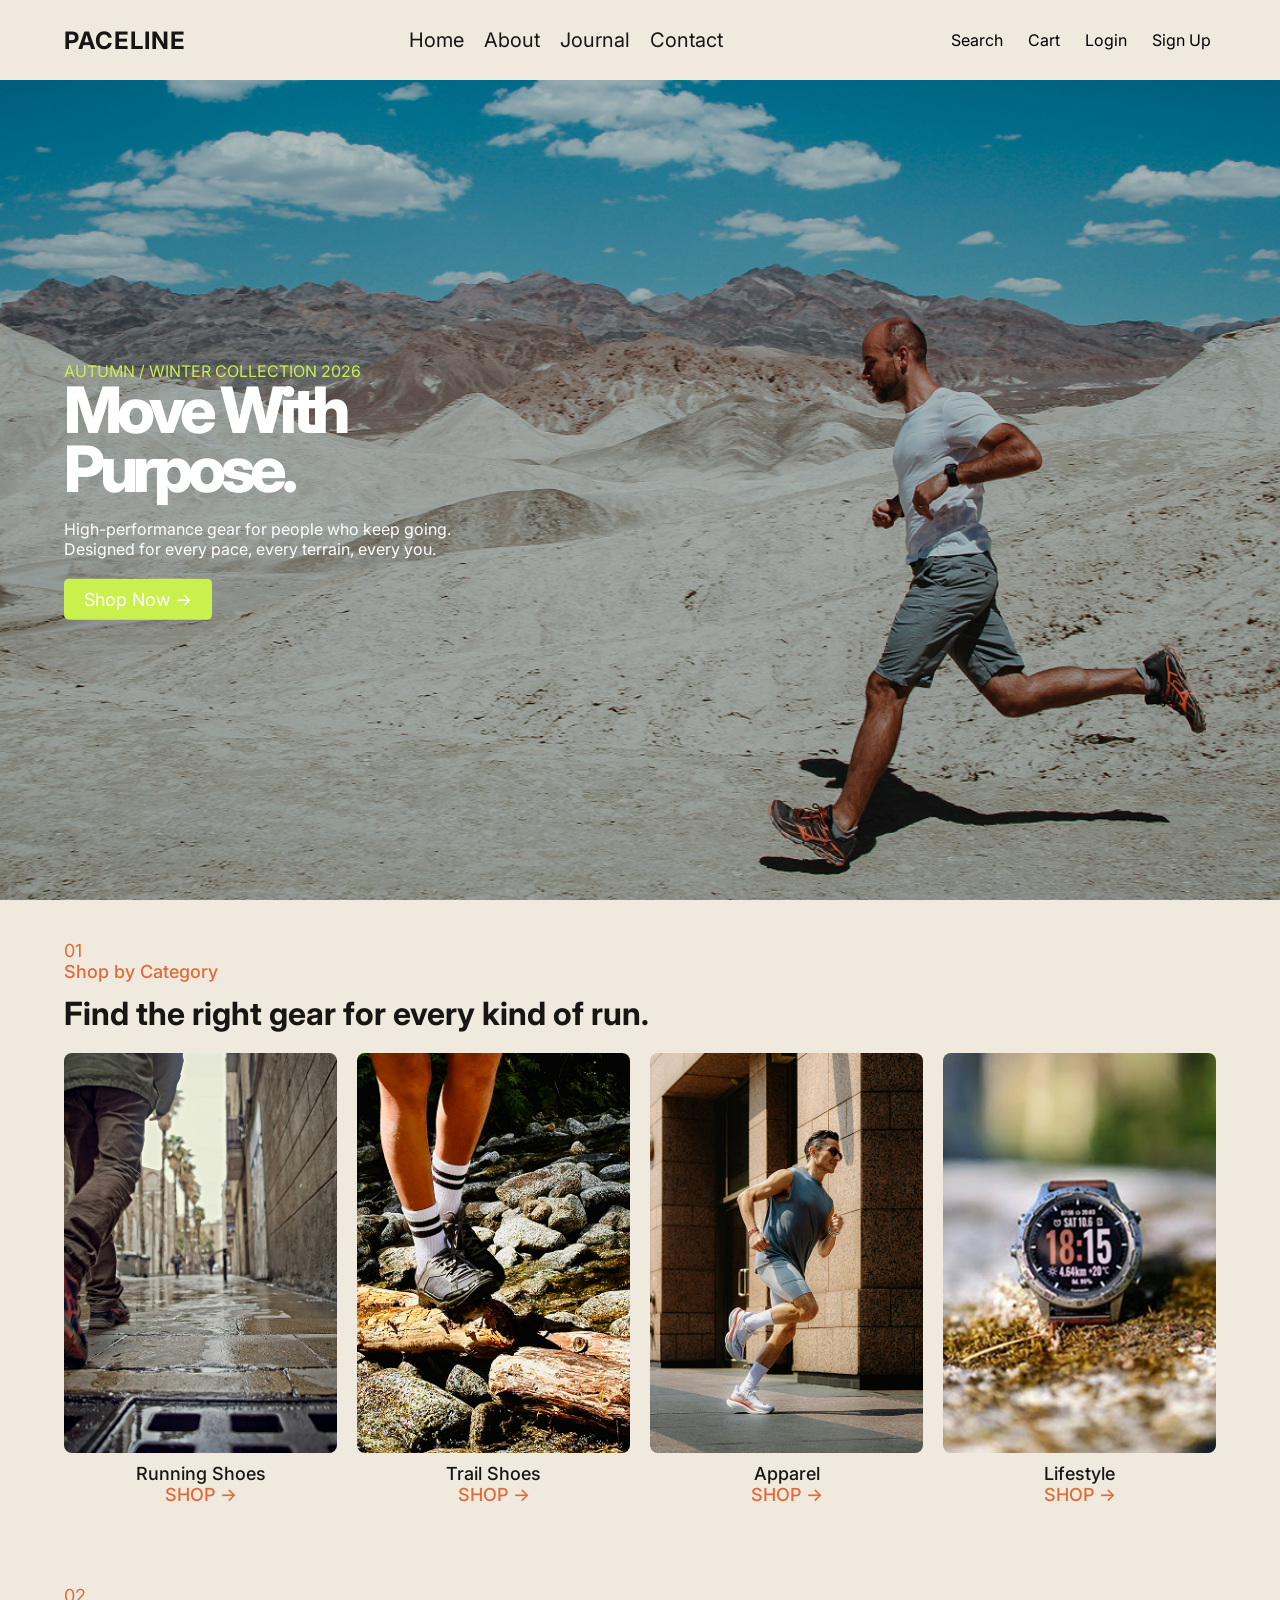
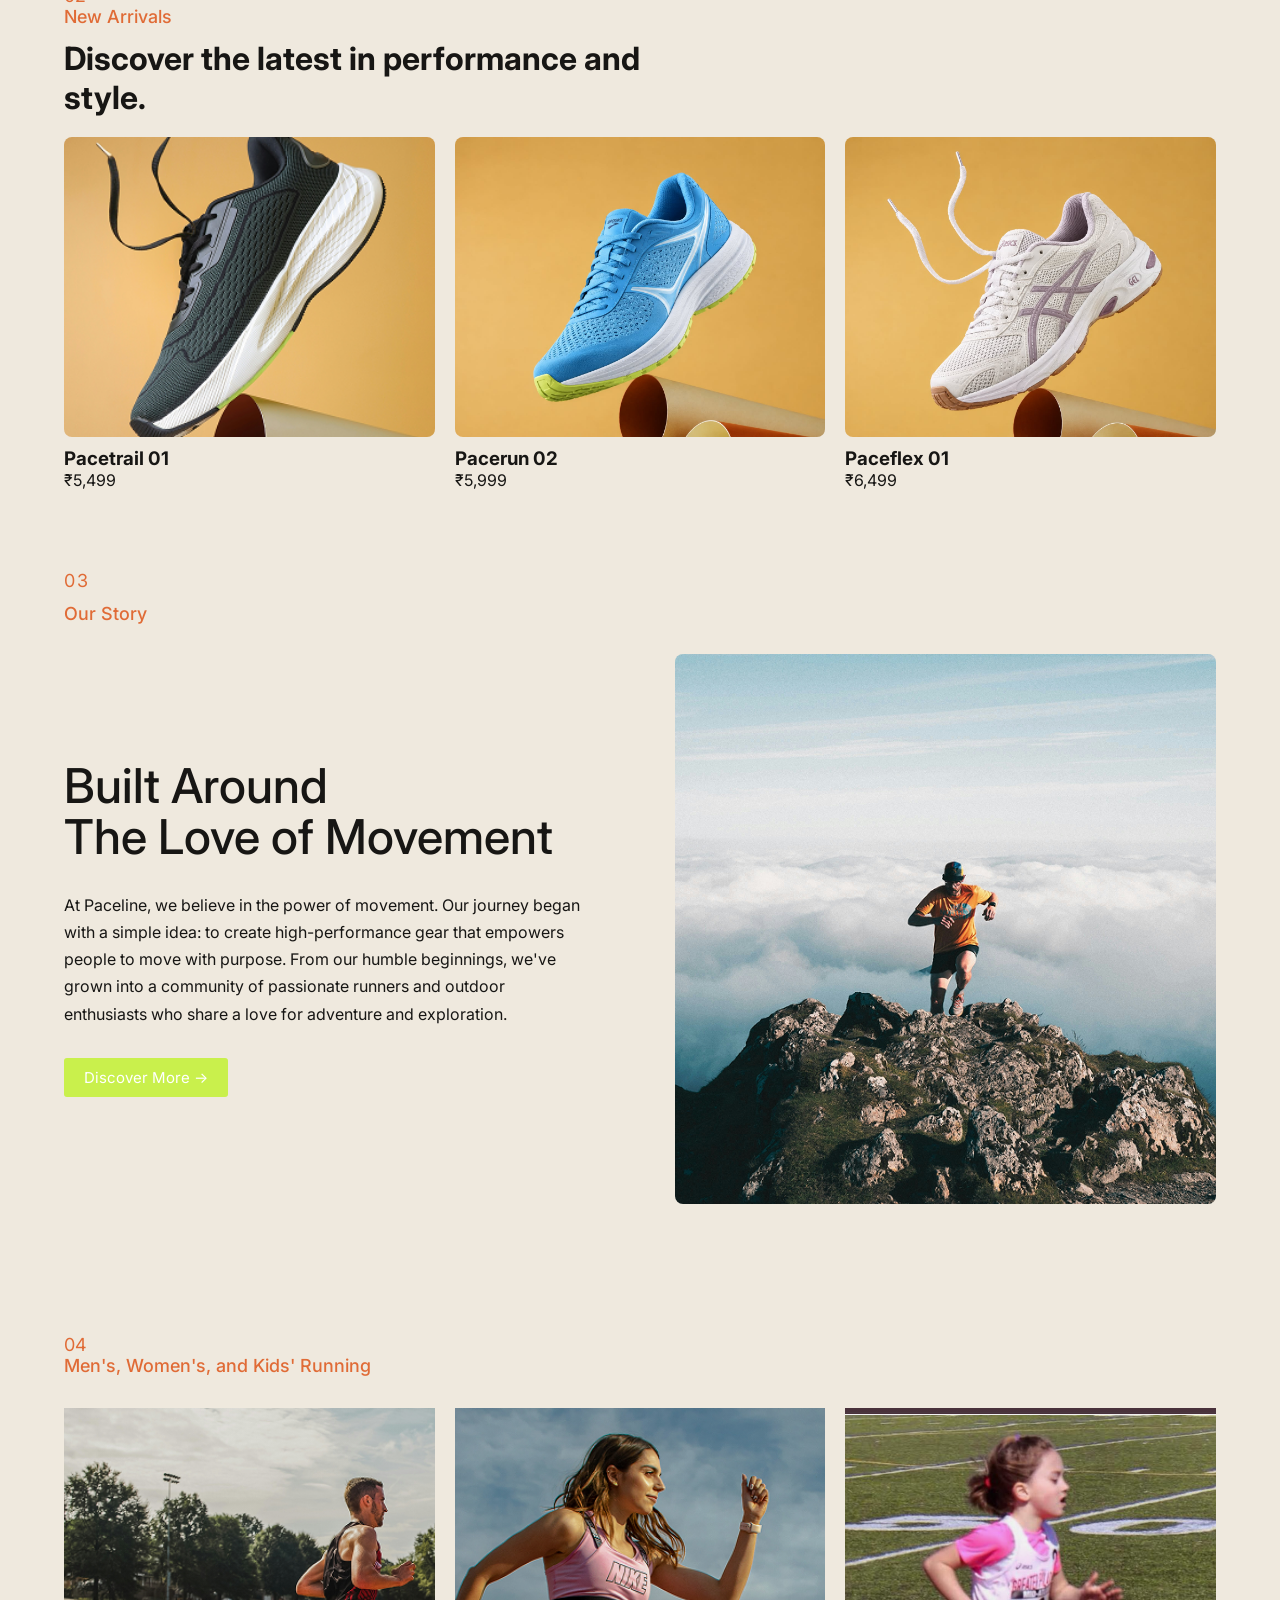
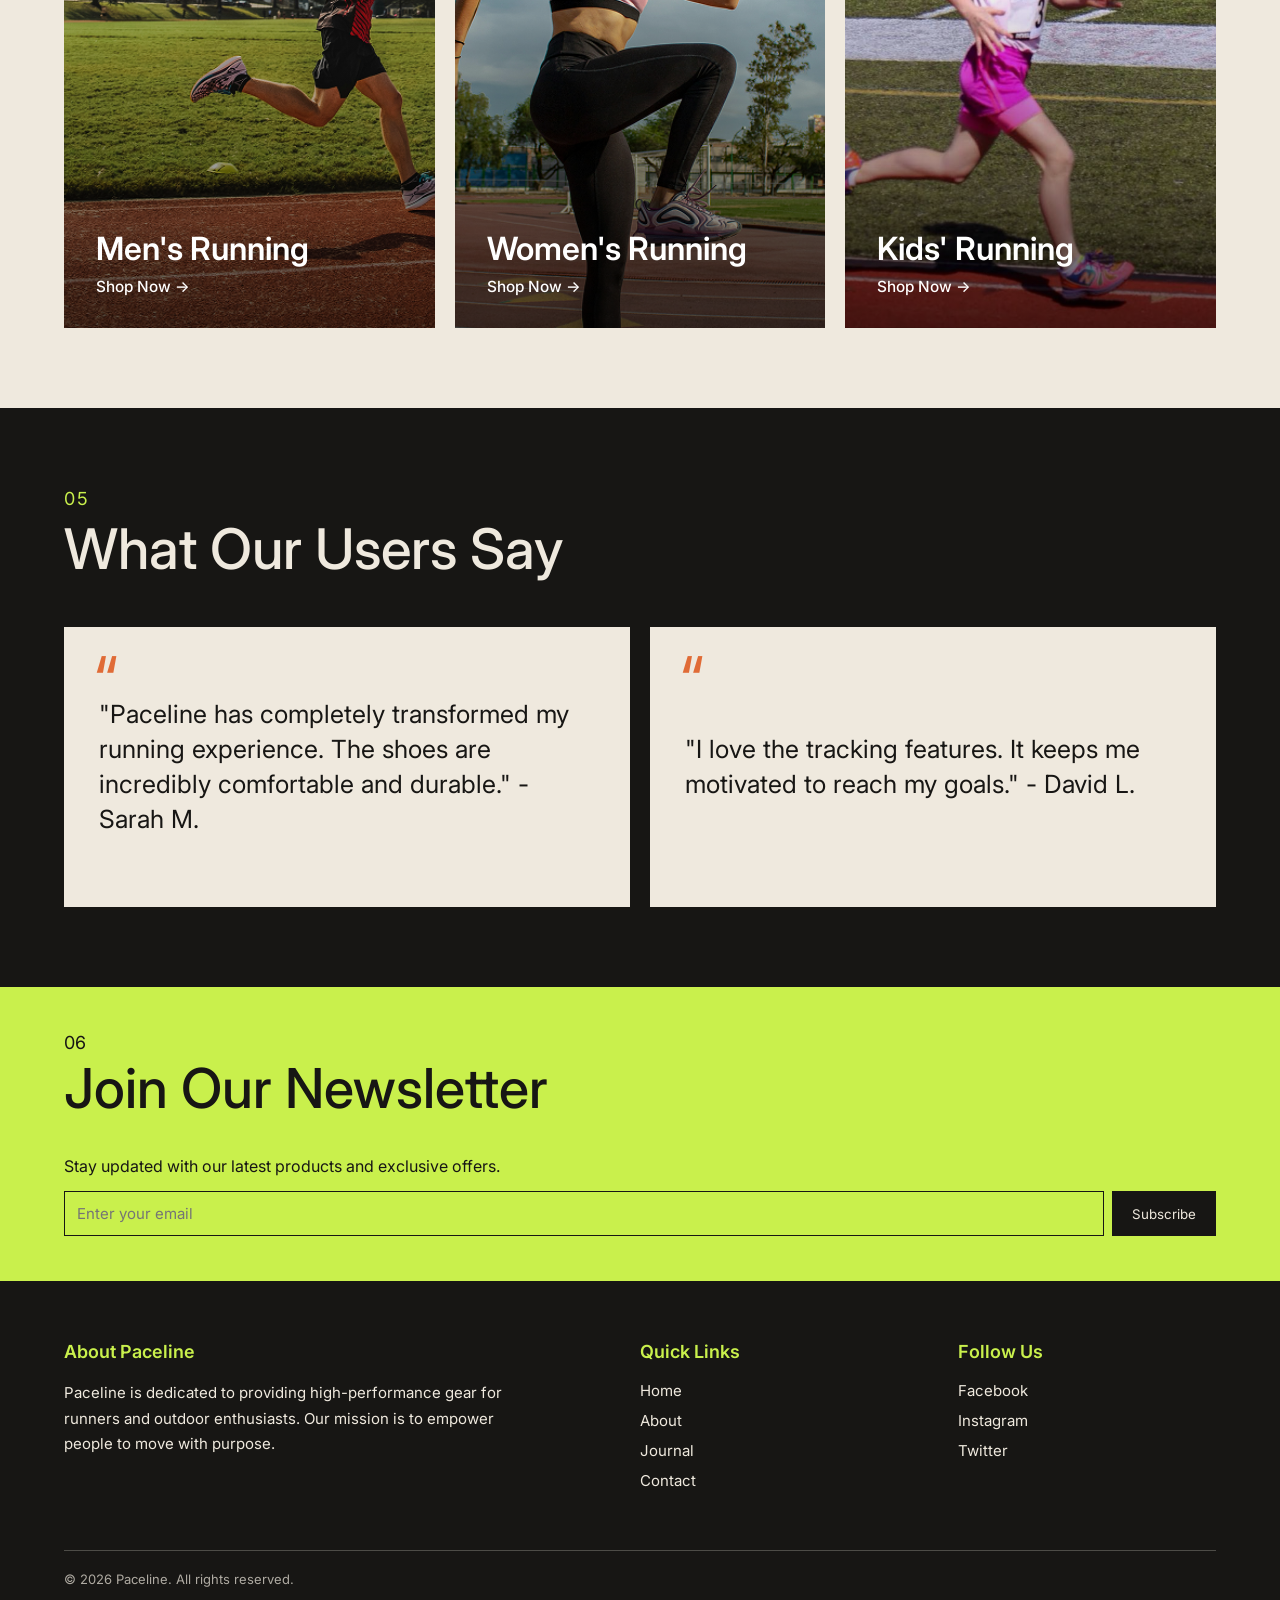
<file: index.html>
<!DOCTYPE html>
<html lang="en">
<head>
    <meta charset="UTF-8">
    <meta name="viewport" content="width=device-width, initial-scale=1.0">
    <title>Paceline</title>
    <link rel="stylesheet" href="style.css">
    <link href="https://fonts.googleapis.com/css2?family=Inter:wght@400;500;600;700;800&display=swap" rel="stylesheet">
</head>
<body>
    <!-- NAVBAR -->
     <header>
     <nav class="navbar">
        <a href="index.html" class="logo">PACELINE</a>
       
        <ul class="nav-links">
            <li><a href="index.html">Home</a></li>
            <li><a href="about.html">About</a></li>
            <li><a href="#">Journal</a></li>
            <li><a href="#">Contact</a></li>
        </ul>
        <div class="nav-icons">
            <button class="search-btn">Search</button>
            <button class="cart-btn">Cart</button>
            <button class="login-btn">Login</button>
            <button class="signup-btn">Sign Up</button>
        </div>
    </nav>
     </header>

     <!-- MAIN CONTENT -->
    <main>
        <!-- HERO SECTION -->
        <section class="hero">
            <div class="hero-content">
                <p class="eyebrow" style="color: #c9f04c;">
                    AUTUMN / WINTER COLLECTION 2026
                </p>
                <h1>
                    Move With<br>
                    Purpose.
                </h1>
                <p class="hero-description">
                    High-performance gear for people who
                    keep going. <br> Designed for every pace,
                    every terrain, every you.
                </p>
                <br>
                <a href="#shoes" class="primary-button">
                    Shop Now →
                </a>
            </div>
            <div class="hero-image">
                <img src="hero.png" alt="Running Enthusiasts">
            </div>
        </section>

            <!-- 01 SHOP BY CATEGORY -->
        <section class="shop-by-category">
            <div class="section-heading">
                <p class="eyebrow">01</p>
                <h3>Shop by Category</h3>
                <h2>Find the right gear for every kind of run.</h2>
            </div>
            <div class="category-grid">
                <a href="#" class="category-item">
                    <img src="road.png" alt="Running Shoes">
                    <h3>Running Shoes</h3>
                    <h3 class="shop-link">SHOP -></h3>
                </a>
                <a href="#" class="category-item">
                    <img src="trail.png" alt="Trail Shoes">
                    <h3>Trail Shoes</h3>
                    <h3 class="shop-link">SHOP -></h3>
                </a>
                <a href="#" class="category-item">
                    <img src="apparel.png" alt="Apparel">
                    <h3>Apparel</h3>
                    <h3 class="shop-link">SHOP -></h3>
                </a>
                <a href="#" class="category-item">
                    <img src="accessories.png" alt="Lifestyle">
                    <h3>Lifestyle</h3>
                    <h3 class="shop-link">SHOP -></h3>
                </a>
            </div>
        </section>
        <!-- 02 NEW ARRIVALS -->
        <section class="new-arrivals">
            <div class="section-heading">
                <p class="eyebrow">02</p>
                <h3>New Arrivals</h3>
                <h2>Discover the latest in performance and style.</h2>
            </div>
            <div class="product-grid">
                <div class="product-item">
                    <img src="arrival_shoe.png" alt="Product 1">
                    <h3>Pacetrail 01</h3>
                    <p>₹5,499</p>
                </div>
                <div class="product-item">
                    <img src="shoe2 - Copy.jpeg" alt="Product 2">
                    <h3>Pacerun 02</h3>
                    <p>₹5,999</p>
                </div>
                <div class="product-item">
                    <img src="shoe3.jpeg" alt="Product 3">
                    <h3>Paceflex 01</h3>
                    <p>₹6,499</p>
                </div>
            </div>
        </section>
        <!-- 03 OUR STORY -->
        <section class="our-story">
            <div class="story-image">
                <img src="story.png" alt="Our Story">
            </div>
            <div class="section-heading">
                <p class="eyebrow">03</p>
                <h3>Our Story</h3>
            </div>
            <div class="story-content">
                <h2>
                    Built Around<br>
                    The Love of Movement
                </h2>
                <p>
                    At Paceline, we believe in the power of movement. Our journey began with a simple idea: to create high-performance gear that empowers people to move with purpose. From our humble beginnings, we've grown into a community of passionate runners and outdoor enthusiasts who share a love for adventure and exploration.
                </p>
                <a href="about.html" class="primary-button">Discover More →</a>
            </div>
        </section>
        <!-- 04 MEN/WOMEN/KIDS -->
        <section class="running-collection">
            <div class="section-heading">
                <p class="eyebrow">04</p>
                <h3>Men's, Women's, and Kids' Running</h3>
            </div>
            <a href="#" class="collection-item">
                <img src="image_male.png" alt="Men's Running">
                <div class="running-overlay">
                    <h2>Men's Running</h2>
                    <span>Shop Now →</span>
                </div>
            </a>
            <a href="#" class="collection-item">
                <img src="image_female.png" alt="Women's Running">
                <div class="running-overlay">
                    <h2>Women's Running</h2>
                    <span>Shop Now →</span>
                </div>
            </a>
            <a href="#" class="collection-item">
                <img src="girl.png" alt="Kids' Running">
                <div class="running-overlay">
                    <h2>Kids' Running</h2>
                    <span>Shop Now →</span>
                </div>
            </a>
        </section>

        <!-- 05 TESTIMONIALS -->
        <section class="testimonials">
            <div class="section-heading">
                <p class="eyebrow">05</p>
                <h3>What Our Users Say</h3>
            </div>
            <div class="testimonial">
                <p>"Paceline has completely transformed my running experience. The shoes are incredibly comfortable and durable." - Sarah M.</p>
                <p>"I love the tracking features. It keeps me motivated to reach my goals." - David L.</p>
            </div>
        </section>

        <!-- 06 NEWSLETTER -->
        <section class="newsletter">
            <div class="section-heading">
                <p class="eyebrow">06</p>
                <h3>Join Our Newsletter</h3>
            </div>
            <div class="newsletter-content">
                <p>Stay updated with our latest products and exclusive offers.</p>
                <form>
                    <input type="email" placeholder="Enter your email" required>
                    <button type="submit" class="primary-button">Subscribe</button>
                </form>
            </div>
        </section>
        <!-- 07 FOOTER -->
        <footer>
            <div class="footer-content">
                <div class="footer-section">
                    <h3>About Paceline</h3>
                    <p>Paceline is dedicated to providing high-performance gear for runners and outdoor enthusiasts. Our mission is to empower people to move with purpose.</p>
                </div>
                <div class="footer-section">
                    <h3>Quick Links</h3>
                    <ul>
                        <li><a href="index.html">Home</a></li>
                        <li><a href="about.html">About</a></li>
                        <li><a href="#">Journal</a></li>
                        <li><a href="#">Contact</a></li>
                    </ul>
                </div>
                <div class="footer-section">
                    <h3>Follow Us</h3>
                    <ul class="social-links">
                        <li><a href="#">Facebook</a></li>
                        <li><a href="#">Instagram</a></li>
                        <li><a href="#">Twitter</a></li>
                    </ul>
                </div>
            </div>
            <div class="footer-bottom">
                <p>&copy; 2026 Paceline. All rights reserved.</p>
            </div>
        </footer>
    </main>
    <script src="script.js"></script>
</body>
</html>
</file>
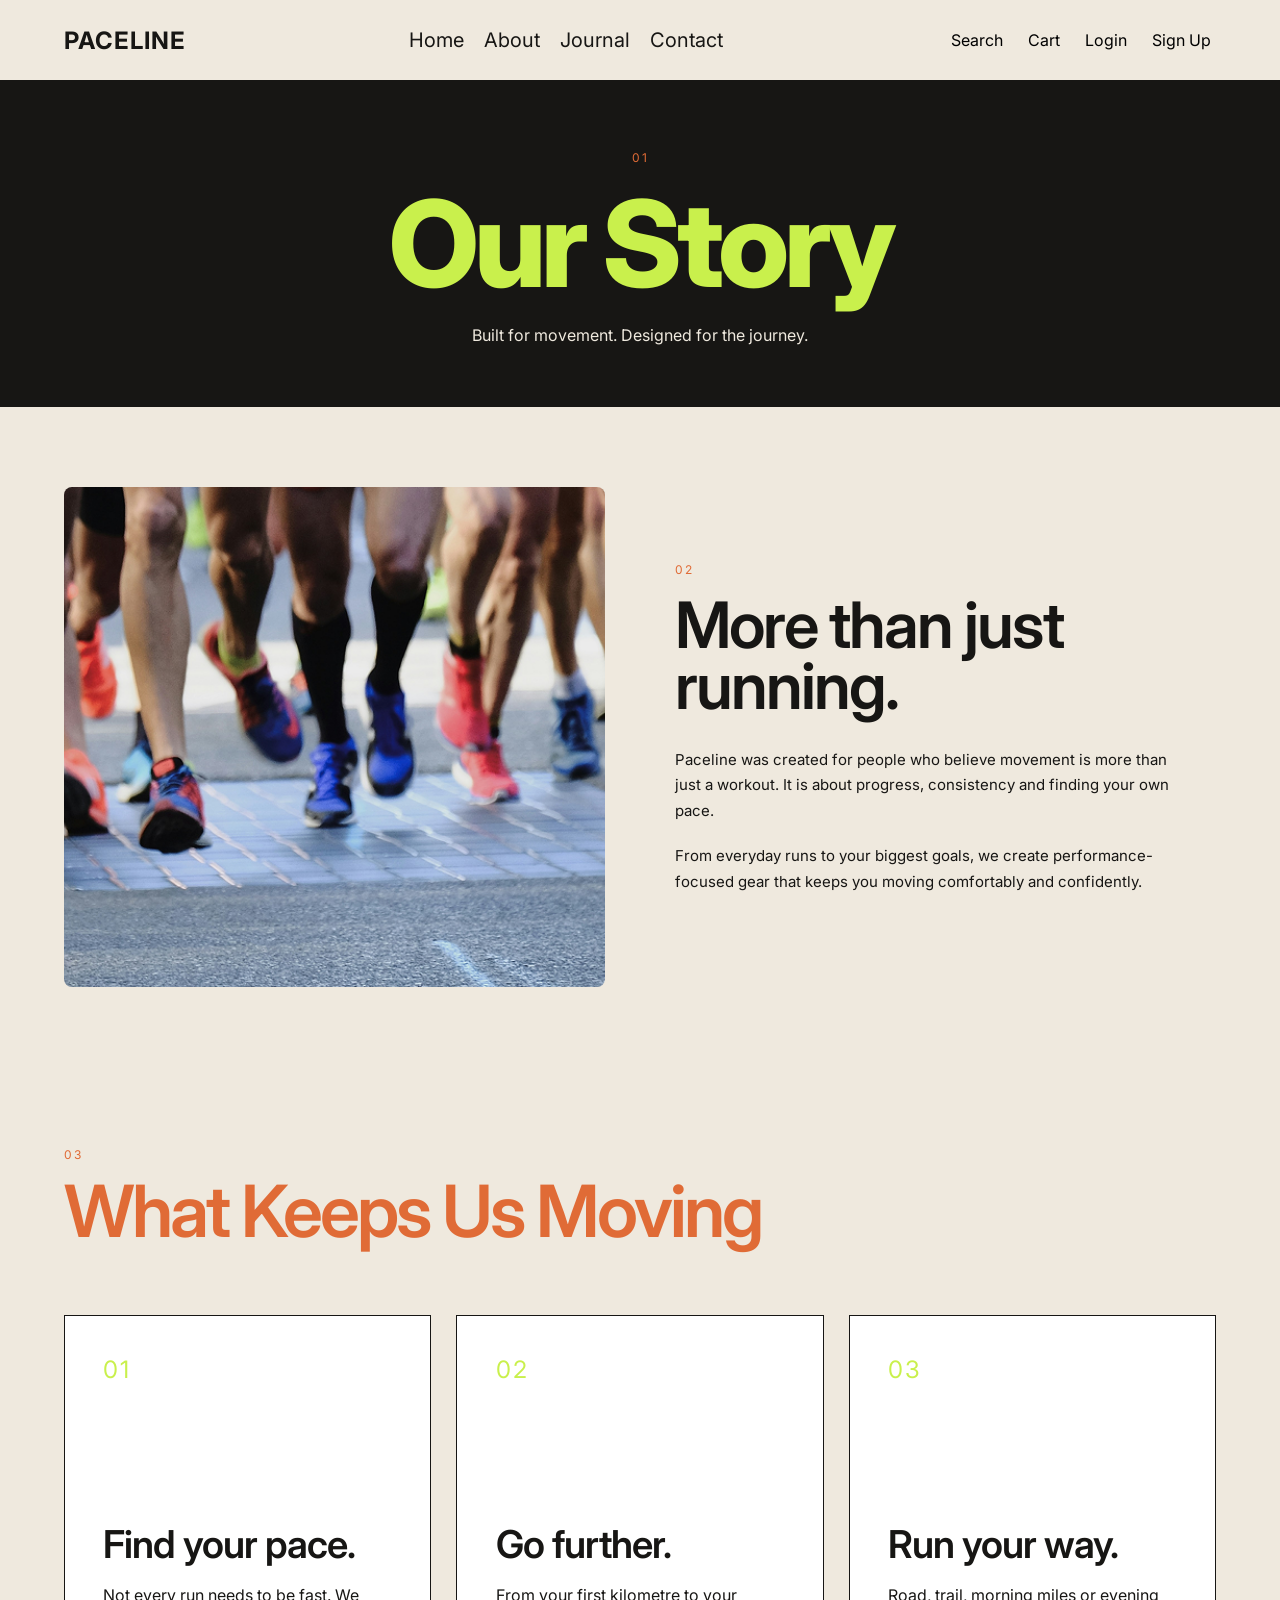
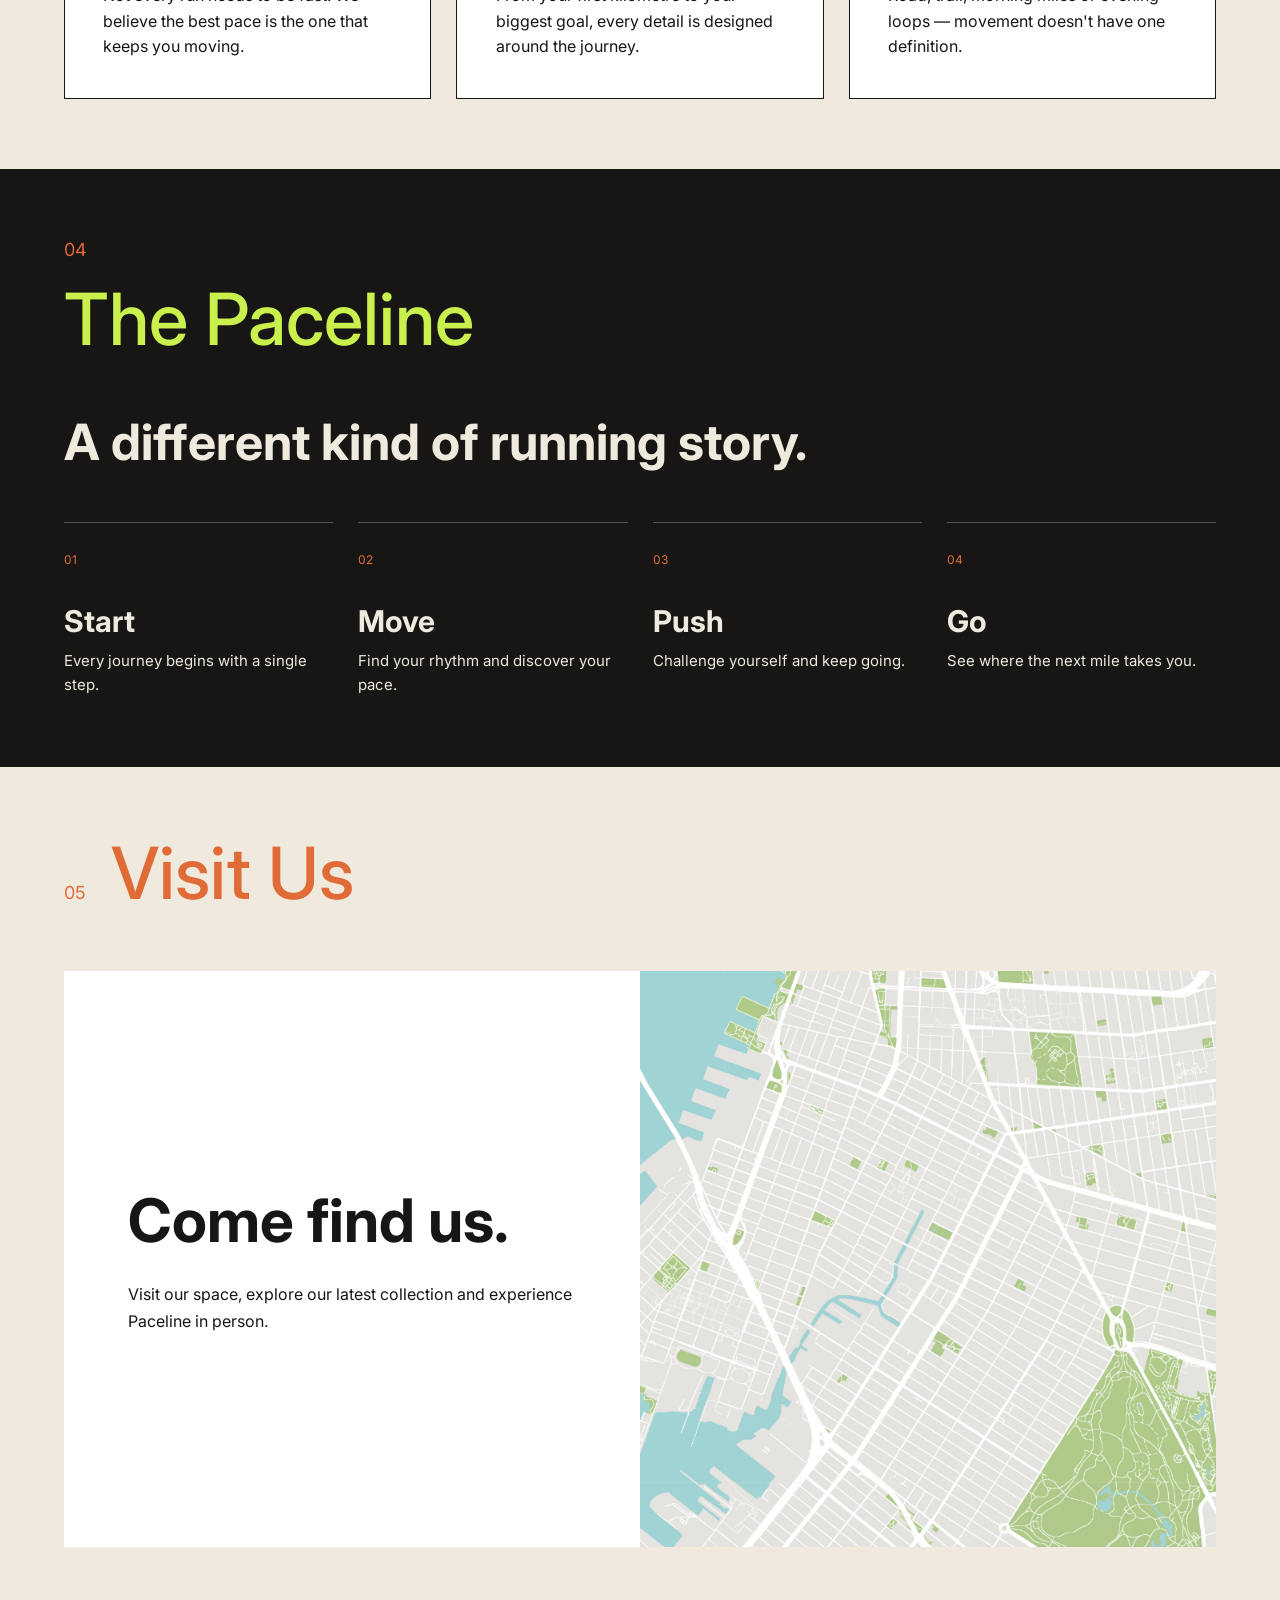
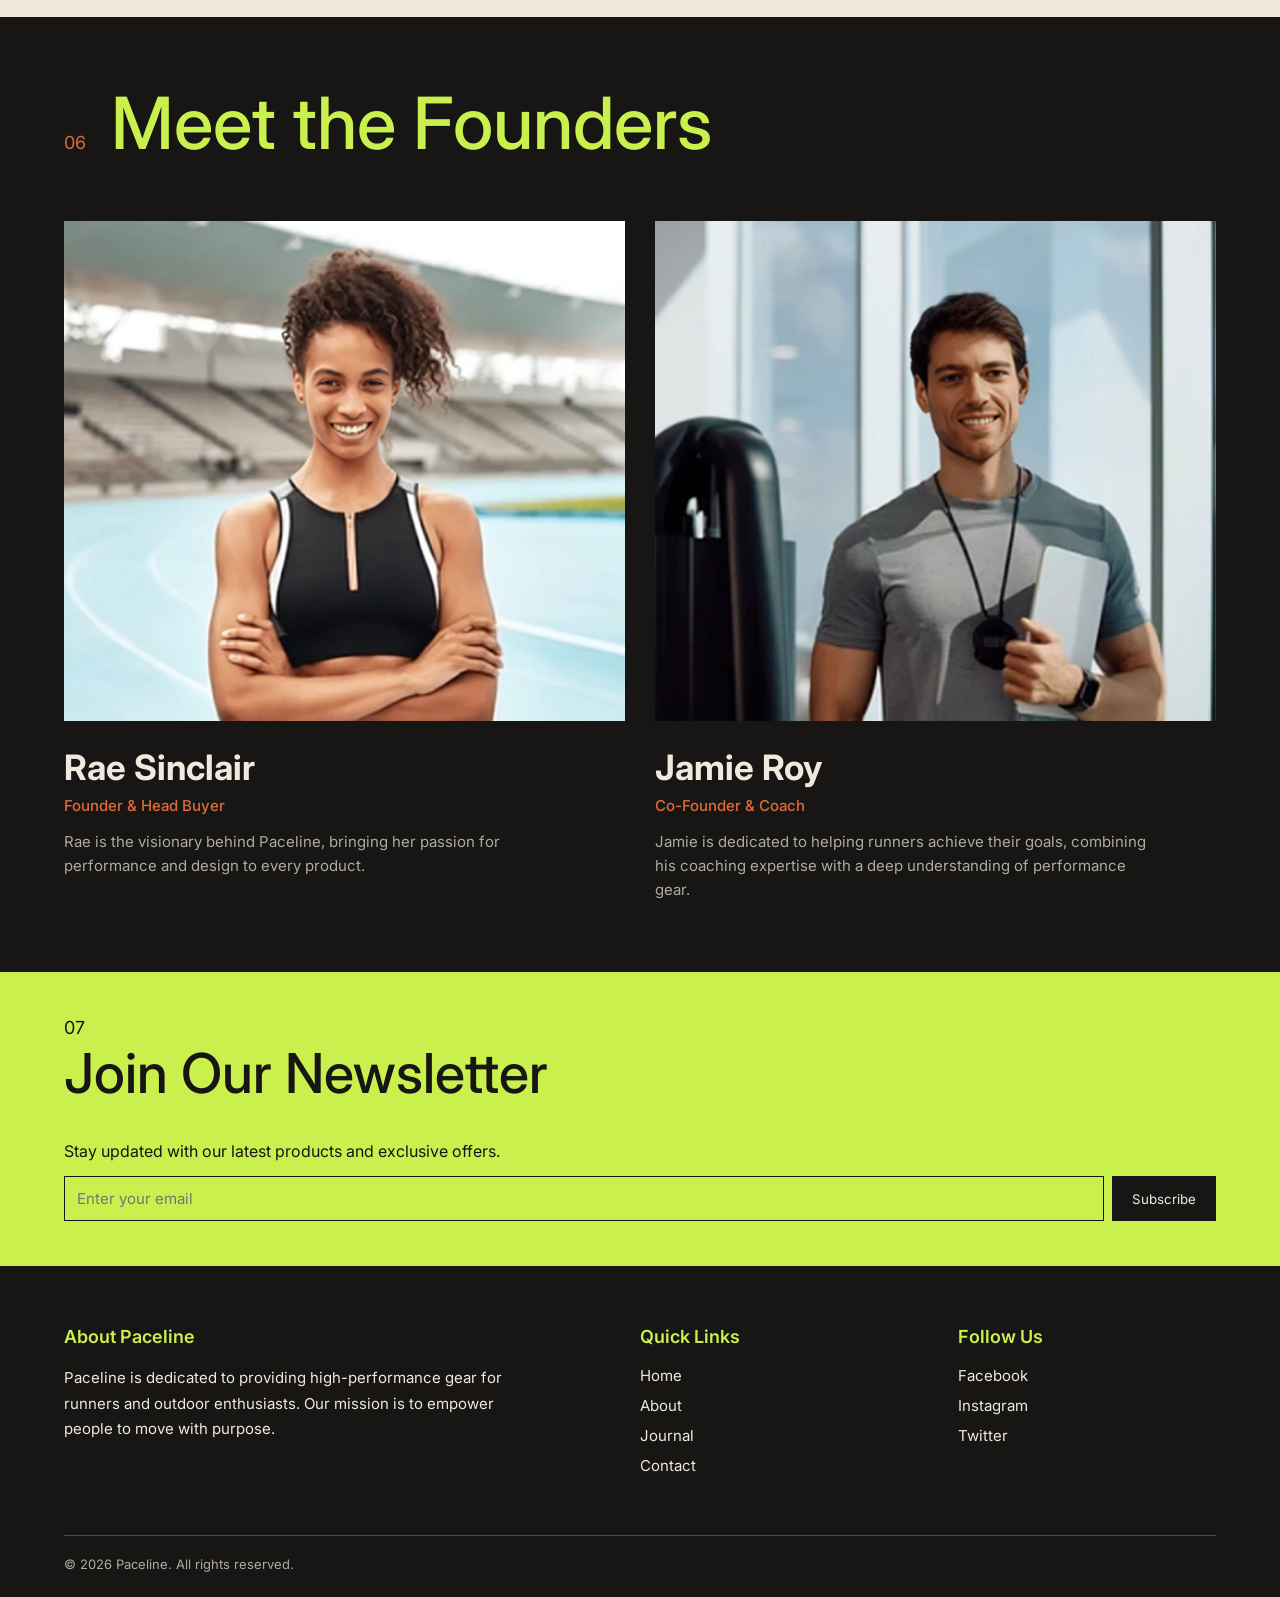
<file: about.html>
<!DOCTYPE html>
<html lang="en">
<head>
    <meta charset="UTF-8">
    <meta name="viewport" content="width=device-width, initial-scale=1.0">

    <title>About | Paceline</title>

    <link rel="stylesheet" href="style.css">
    <link href="https://fonts.googleapis.com/css2?family=Inter:wght@400;500;600;700;800&display=swap" rel="stylesheet">
</head>

<body>
<!--  NAVBAR -->
     <header>
     <nav class="navbar">
        <a href="index.html" class="logo">PACELINE</a>
       
        <ul class="nav-links">
            <li><a href="index.html">Home</a></li>
            <li><a href="about.html">About</a></li>
            <li><a href="#">Journal</a></li>
            <li><a href="#">Contact</a></li>
        </ul>
        <div class="nav-icons">
            <button class="search-btn">Search</button>
            <button class="cart-btn">Cart</button>
            <button class="login-btn">Login</button>
            <button class="signup-btn">Sign Up</button>
        </div>
    </nav>
     </header>
    <!-- 01 ABOUT HERO -->
    <section class="about-hero">
        <p class="eyebrow">01</p>
        <h1>Our Story</h1>
        <p>
            Built for movement. Designed for the journey.
        </p>
    </section>


    <!-- 02 OUR STORY -->
    <section class="about-story">

        <div class="about-image">
            <img src="image_joggers.png" alt="Paceline runners">
        </div>

        <div class="about-content">
            <p class="eyebrow">02</p>
            <h2>More than just running.</h2>

            <p>
                Paceline was created for people who believe movement is
                more than just a workout. It is about progress, consistency
                and finding your own pace.
            </p>

            <p>
                From everyday runs to your biggest goals, we create
                performance-focused gear that keeps you moving comfortably
                and confidently.
            </p>
        </div>

    </section>

    <!-- 03 WHAT KEEPS US MOVING -->
    <section class="about-mission">

    <div class="section-heading">
        <p class="eyebrow">03</p>
        <h3>What Keeps Us Moving</h3>
    </div>

    <div class="mission-content">

        <div class="mission-card">
            <span>01</span>
            <h2>Find your pace.</h2>
            <p>
                Not every run needs to be fast. We believe the best
                pace is the one that keeps you moving.
            </p>
        </div>

        <div class="mission-card">
            <span>02</span>
            <h2>Go further.</h2>
            <p>
                From your first kilometre to your biggest goal,
                every detail is designed around the journey.
            </p>
        </div>

        <div class="mission-card">
            <span>03</span>
            <h2>Run your way.</h2>
            <p>
                Road, trail, morning miles or evening loops —
                movement doesn't have one definition.
            </p>
        </div>

    </div>

    </section>
    <!-- 04 THE PACELINE -->
    <section class="about-journey">

    <div class="section-heading">
        <p class="eyebrow">04</p>
        <h3>The Paceline</h3>
    </div>

    <div class="journey-content">

        <h2>A different kind of running story.</h2>

        <div class="journey-grid">

            <div>
                <span>01</span>
                <h3>Start</h3>
                <p>Every journey begins with a single step.</p>
            </div>

            <div>
                <span>02</span>
                <h3>Move</h3>
                <p>Find your rhythm and discover your pace.</p>
            </div>

            <div>
                <span>03</span>
                <h3>Push</h3>
                <p>Challenge yourself and keep going.</p>
            </div>

            <div>
                <span>04</span>
                <h3>Go</h3>
                <p>See where the next mile takes you.</p>
            </div>

        </div>

    </div>

    </section>


    <!-- 05 VISIT US -->
    <section class="visit-us">

        <div class="section-heading">
            <p class="eyebrow">05</p>
            <h3>Visit Us</h3>
        </div>

        <div class="visit-grid">

            <div class="visit-content">
                <h2>Come find us.</h2>

                <p>
                    Visit our space, explore our latest collection and
                    experience Paceline in person.
                </p>

            </div>

            <div class="map-image">
                <img src="map.png" alt="Map showing Paceline location">
            </div>

        </div>

    </section>


    <!-- 06 FOUNDERS -->
    <section class="founders">

        <div class="section-heading">
            <p class="eyebrow">06</p>
            <h3>Meet the Founders</h3>
        </div>

        <div class="founder-grid">

            <div class="founder">
                <img src="rae.png" alt="Founder 1">
                <h2>Rae Sinclair</h2>
                <h3>Founder & Head Buyer</h3>
                <p>Rae is the visionary behind Paceline, bringing her passion for performance and design to every product.</p>

            </div>

            <div class="founder">
                <img src="jamie.png" alt="Founder 2">
                <h2>Jamie Roy</h2>
                <h3>Co-Founder & Coach</h3>
                <p>Jamie is dedicated to helping runners achieve their goals, combining his coaching expertise with a deep understanding of performance gear.</p>
            </div>

        </div>

    </section>
    <!-- 07 NEWSLETTER -->
        <section class="newsletter">
            <div class="section-heading">
                <p class="eyebrow">07</p>
                <h3>Join Our Newsletter</h3>
            </div>
            <div class="newsletter-content">
                <p>Stay updated with our latest products and exclusive offers.</p>
                <form>
                    <input type="email" placeholder="Enter your email" required>
                    <button type="submit" class="primary-button">Subscribe</button>
                </form>
            </div>
        </section>
    <!-- 08 FOOTER -->
    <footer>
        <div class="footer-content">

            <div class="footer-section">
                <h3>About Paceline</h3>
                <p>
                    Paceline is dedicated to providing high-performance gear for runners and outdoor enthusiasts. Our mission is to
                    empower people to move with purpose.
                </p>
            </div>

            <div class="footer-section">
                <h3>Quick Links</h3>
                <ul>
                    <li><a href="index.html">Home</a></li>
                    <li><a href="about.html">About</a></li>
                    <li><a href="#">Journal</a></li>
                    <li><a href="#">Contact</a></li>
                </ul>
            </div>

            <div class="footer-section">
                <h3>Follow Us</h3>
                <ul class="social-links">
                    <li><a href="#">Facebook</a></li>
                    <li><a href="#">Instagram</a></li>
                    <li><a href="#">Twitter</a></li>
                </ul>
            </div>

        </div>

        <div class="footer-bottom">
            <p>&copy; 2026 Paceline. All rights reserved.</p>
        </div>
    </footer>
    <script src="script.js"></script>
</body>
</html>
</file>
<file: style.css>
* {
    box-sizing: border-box;
    margin: 0;
    padding: 0;
}

html{
    scroll-behavior: smooth;
}

body {
    font-family: 'Inter', sans-serif;
    background-color: #efe9de;
    color: #171614;
}

img {
    width: 100%;
    display: block;
}

a {
    color: #171614;
    text-decoration: none;
}

button, input {
    
    font-family: 'Inter', sans-serif;
}

/* NAVBAR */
.navbar {
    min-height: 80px;
    height: auto;
    padding: 15px 5%;
    display: flex;
    align-items: center;
    justify-content: space-between;
    gap: 15px;
}

.navbar ul {
    list-style: none;
    display: flex;
    align-items: center;
    gap: clamp(10px, 2vw, 20px);
}

.logo {
    font-size: clamp(20px, 3vw, 24px);
    font-weight: bold;
    letter-spacing: 1px;
}

.nav-links {
    display: flex;
    gap: clamp(10px, 2vw, 20px);
}

.nav-links a {
    font-size: clamp(14px, 2vw, 20px);
    transition: color 0.3s ease;
}

.nav-icons {
    display: flex;
    gap: clamp(8px, 1.5vw, 15px);
}

.nav-icons button {
    background: transparent;
    border: none;
    cursor: pointer;
    font-size: clamp(14px, 1.5vw, 16px);
    transition: color 0.3s ease;
    padding: 5px;
}

/* HERO SECTION */
.hero h1 {
    font-size: clamp(48px, 8vw, 64px);
    font-weight: 800;
    line-height: 0.92;
    letter-spacing: -5px;
    margin-bottom: 20px;
}

.hero-content {
    max-width: 600px;
    margin-bottom: 40px;
    position: absolute;
    top: 50%;
    left: 5%;
    transform: translateY(-50%);
    z-index: 2;
    color: white;
}

.hero {
    position: relative;
    height: calc(100vh - 80px);
    overflow: hidden;
}

.hero img {
    position: absolute;
    inset: 0;
    width: 100%;
    height: 100%;
    object-fit: cover;
    z-index: 0;
}
/* HERO OVERLAY */
.hero::before {
    content: "";
    position: absolute;
    inset: 0;

    background: rgba(0, 0, 0, 0.25);

    z-index: 1;
}

.hero-content a{
    display: inline-block;
    padding: 10px 20px;
    background-color: #c9f04c;
    color: white;
    font-size: 18px;
    border-radius: 5px;
    transition: background-color 0.3s ease;
}
/* 01 SHOP BY CATEGORY */

.shop-by-category {
    padding: 40px 5%;
}

.section-heading h2 {
    font-size: 32px;
    font-weight: 700;
    margin-bottom: 20px;
    max-width: 600px;
}
.section-heading p {
    font-size: 18px;
    color: #e06b36;
    max-width: 600px;
}
.section-heading h3{
    font-size: 18px;
    font-weight: 500;
    margin-bottom: 12px;
    color:#e06b36;
}
.category-grid {
    display: grid;
    gap: 20px;
    grid-template-columns: repeat(4, 1fr);
}
.category-item {
    display: block;
    text-decoration: none;
    color: inherit;
}
.category-item img {
    width: 100%;
    height: 400px;
    object-fit: cover;
    border-radius: 8px;
    transition: transform 0.3s ease;
    margin-bottom: 10px;
}
.category-item:hover img {
    transform: scale(1.05);
}
.category-item h3 {
    font-size: 18px;
    font-weight: 500;
    text-align: center;
    margin: 0;
}
.shop-link {
    color: #e06b36;
    font-size: 15px;
    font-weight: 500;
}

/* NEW ARRIVALS */
.new-arrivals {
    padding: 40px 5%;
}
.product-grid {
    display: grid;
    gap: 20px;
    grid-template-columns: repeat(3, 1fr);
}
.product-item {
    text-decoration: none;
    color: inherit;
    display: block;
}
.product-item img {
    width: 100%;
    height: 300px;
    object-fit: cover;
    border-radius: 8px;
    transition: transform 0.3s ease;
    margin-bottom: 10px;
}
.product-item:hover img {
    transform: scale(1.05);
}
/* OUR STORY */
.our-story {
    padding: 40px 5% 100px;
    display: grid;
    grid-template-columns: 1fr 1fr;
    grid-template-rows: auto 1fr;
    column-gap: 70px;

}
.story-image{
    grid-column: 2;
    grid-row: 2;
    height: 550px;
}
.our-story img {
    width: 100%;
    height: 100%;
    object-fit: cover;
    display: block;
    border-radius: 8px;
}
.our-story .section-heading {
    grid-column: 1 / -1;
    grid-row: 1;
    margin-bottom: 30px;
}
.our-story .eyebrow {
    font-size: 18px;
    letter-spacing: 2px;
    margin-bottom: 12px;
}
.our-story .section-heading h3 {
    font-size: 18px;
    font-weight: 500;
    margin: 0;
}
.story-content .primary-button {
    display: inline-block;
    text-decoration: none;
    background-color: #c9f04c;
    color: white;
    font-size: 15px;
    border-radius: 3px;
    padding: 10px 20px;
}
.story-content {
    grid-column: 1;
    grid-row: 2;
    align-self: center;
    max-width: 520px;
}
.story-content h2 {
    font-size: 48px;
    line-height: 1.05;
    font-weight: 500;
    margin: 0 0 30px;
}
.story-content p {
    font-size: 16px;
    line-height: 1.7;
    margin: 0 0 30px;
}
/* 04 MEN/WOMEN/KIDS */

.running-collection {
    width: 100%;
    padding: 30px 5% 80px;

    display: grid;
    grid-template-columns: repeat(3, 1fr);
    gap: 20px;
}
.running-collection .section-heading {
    grid-column: 1 / -1;
}

.collection-item {
    position: relative;
    display: block;

    height: clamp(350px, 45vw, 520px);

    overflow: hidden;
    text-decoration: none;
    color: white;
}

.collection-item img {
    width: 100%;
    height: 100%;
    object-fit: cover;

    transition: transform 0.4s ease;
}

/* Dark gradient over the bottom of the image */

.collection-item::after {
    content: "";
    position: absolute;
    inset: 0;

    background: linear-gradient(
        to top,
        rgba(0, 0, 0, 0.65),
        rgba(0, 0, 0, 0.05) 65%
    );

    z-index: 1;
}

/* Text on image */

.running-overlay {
    position: absolute;

    left: clamp(20px, 2.5vw, 35px);
    bottom: clamp(20px, 2.5vw, 35px);

    z-index: 2;
}

.running-overlay h2 {
    margin: 0 0 10px;

    font-size: clamp(24px, 2.5vw, 36px);
    font-weight: 600;
    line-height: 1.1;
}

.running-overlay span {
    font-size: clamp(14px, 1.2vw, 17px);
    font-weight: 500;
}

.collection-item:hover img {
    transform: scale(1.04);
}

.collection-item:hover .running-overlay span {
    color: #c9f04c;
}

/* 05 TESTIMONIALS */

.testimonials {
    padding: 80px 5%;
    background-color: #171614;
    color: #efe9de;
}

.testimonials .section-heading {
    margin-bottom: 50px;
}

.testimonials .eyebrow {
    color: #c9f04c;
    font-size: 18px;
    letter-spacing: 2px;
    margin-bottom: 12px;
}

.testimonials .section-heading h3 {
    color: #efe9de;
    font-size: clamp(32px, 5vw, 56px);
    font-weight: 500;
    line-height: 1;
    margin: 0;
}

.testimonial {
    display: grid;
    grid-template-columns: repeat(2, 1fr);
    gap: 20px;
}

.testimonial p {
    position: relative;

    min-height: 280px;
    padding: 35px;

    display: flex;
    align-items: center;

    background-color: #efe9de;
    color: #171614;

    font-size: clamp(18px, 2vw, 25px);
    line-height: 1.4;
}

/* Large quotation mark */

.testimonial p::before {
    content: "“";

    position: absolute;
    top: 20px;
    left: 30px;

    font-size: 70px;
    line-height: 1;

    color: #e06b36;
}

/* Hover */

.testimonial p {
    transition: transform 0.3s ease;
}

.testimonial p:hover {
    transform: translateY(-5px);
}
/* 06 NEWSLETTER */

.newsletter {
    padding: 45px 5%;
    background-color: #c9f04c;

    display: grid;
    grid-template-columns: minimax(0, 1fr) 1fr;
    gap: 40px;
    align-items: center;
}

.newsletter .eyebrow {
    color: #171614;
    margin-bottom: 8px;
}

.newsletter h3 {
    font-size: clamp(32px, 5vw, 55px);
    line-height: 1;
    margin: 0;
    color: #171614;
}

.newsletter-content p {
    font-size: 16px;
    margin-bottom: 15px;
    min-width: 0;
}

.newsletter form {
    display: flex;
    gap: 8px;
    max-width: 100%;
}

.newsletter input {
    flex: 1;
    min-width: 0;
    padding: 12px;
    border: 1px solid #171614;
    background: transparent;
    font-size: 15px;
}

.newsletter .primary-button {
    padding: 12px 20px;
    border: none;
    background-color: #171614;
    color: #efe9de;
    cursor: pointer;
}
/* FOOTER */

footer {
    background-color: #171614;
    color: #efe9de;
    padding: 60px 5% 25px;
}

.footer-content {
    display: grid;
    grid-template-columns: 2fr 1fr 1fr;
    gap: 60px;
    padding-bottom: 50px;
}

.footer-section h3 {
    font-size: 18px;
    font-weight: 600;
    margin-bottom: 18px;
    color: #c9f04c;
}

.footer-section p {
    max-width: 450px;
    font-size: 15px;
    line-height: 1.7;
    color: #efe9de;
}

.footer-section ul {
    list-style: none;
    padding: 0;
}

.footer-section li {
    margin-bottom: 10px;
}

.footer-section a {
    color: #efe9de;
    font-size: 15px;
    transition: color 0.3s ease;
}

.footer-section a:hover {
    color: #c9f04c;
}

.footer-bottom {
    border-top: 1px solid rgba(239, 233, 222, 0.25);
    padding-top: 20px;
}

.footer-bottom p {
    font-size: 13px;
    color: rgba(239, 233, 222, 0.7);
}

/* ABOUT PAGE */
/* 01 ABOUT HERO */

.about-hero {
    padding: clamp(50px, 8vw, 70px) 5% clamp(40px, 6vw, 60px);
    text-align: center;
    background-color: #171614;
}

.about-hero .eyebrow {
    color: #e06b36;
    font-size: 12px;
    letter-spacing: 2px;
    margin-bottom: clamp(18px, 3vw, 25px);
}

.about-hero h1 {
    color: #c9f04c;
    font-size: clamp(60px, 10vw, 120px);
    font-weight: 800;
    line-height: 0.9;
    letter-spacing: clamp(-5px, -0.4vw, -2px);
    margin-bottom: clamp(20px, 3vw, 25px);
}

.about-hero > p:last-child {
    color: #efe9de;
    max-width: 550px;
    margin: 0 auto;
    font-size: clamp(14px, 1.5vw, 16px);
    line-height: 1.5;
}


/* 02 OUR STORY */

.about-story {
    padding: clamp(40px, 7vw, 80px) 5% clamp(60px, 9vw, 100px);
    display: grid;
    grid-template-columns: minmax(0, 1fr) minmax(0, 1fr);
    gap: clamp(30px, 6vw, 70px);
    align-items: center;
}

.about-image {
    height: clamp(350px, 45vw, 500px);
}

.about-image img {
    width: 100%;
    height: 100%;
    object-fit: cover;
    display: block;
    border-radius: 8px;
}

.about-content {
    max-width: 520px;
}

.about-content .eyebrow {
    color: #e06b36;
    font-size: 12px;
    letter-spacing: 2px;
    margin-bottom: 15px;
}

.about-content h2 {
    font-size: clamp(40px, 5vw, 65px);
    font-weight: 600;
    line-height: 0.95;
    letter-spacing: clamp(-2px, -0.2vw, -1px);
    margin-bottom: clamp(20px, 3vw, 30px);
}

.about-content p {
    font-size: clamp(14px, 1.5vw, 15px);
    line-height: 1.7;
    margin-bottom: 20px;
}
/* 03 WHAT KEEPS US MOVING */

.about-mission {
    padding: clamp(35px, 5vw, 60px) 5% clamp(40px, 6vw, 70px);
    background-color: #efe9de;
}

.about-mission .section-heading {
    margin-bottom: clamp(40px, 6vw, 70px);
}

.about-mission .eyebrow {
    color: #e06b36;
    font-size: 12px;
    letter-spacing: 2px;
    margin-bottom: 15px;
}

.about-mission .section-heading h3 {
    font-size: clamp(40px, 6vw, 72px);
    font-weight: 600;
    line-height: 0.95;
    letter-spacing: clamp(-3px, -0.3vw, -1px);
    max-width: 700px;
}

/* THREE CARDS */

.mission-content {
    display: grid;
    grid-template-columns: repeat(3, minmax(0, 1fr));
    gap: clamp(15px, 2vw, 25px);
}

.mission-card {
    min-width: 0;
    min-height: clamp(300px, 30vw, 420px);
    padding: clamp(25px, 3vw, 40px);

    display: flex;
    flex-direction: column;
    justify-content: space-between;

    border: 1px solid #171614;
    background-color: white;
}

.mission-card span {
    font-size: 24px;
    letter-spacing: 2px;
    color: #c9f04c;
}

.mission-card h2 {
    margin-top: auto;
    margin-bottom: 20px;

    font-size: clamp(28px, 3vw, 42px);
    font-weight: 600;
    line-height: 1;
    letter-spacing: -1px;
}

.mission-card p {
    max-width: 400px;
    font-size: clamp(14px, 1.3vw, 16px);
    line-height: 1.6;
}
/* 04 THE PACELINE */
.about-journey {
    padding: 70px 5%;
    background-color: #171614;
    color: #efe9de;
}

.about-journey .eyebrow {
    color: #e06b36;
    margin-bottom: 15px;
}

.about-journey .section-heading h3 {
    color: #c9f04c;
    font-size: clamp(40px, 6vw, 72px);
    margin-bottom: 50px;
}

.journey-content > h2 {
    font-size: clamp(28px, 4vw, 50px);
    margin-bottom: 50px;
}

.journey-grid {
    display: grid;
    grid-template-columns: repeat(4, 1fr);
    gap: 25px;
}

.journey-grid > div {
    padding-top: 25px;
    border-top: 1px solid #555;
}

.journey-grid span {
    color: #e06b36;
    font-size: 12px;
}

.journey-grid h3 {
    margin: 35px 0 10px;
    font-size: 30px;
}

.journey-grid p {
    font-size: 15px;
    line-height: 1.6;
}
/* 05 VISIT US */

.visit-us {
    padding: 70px 5%;
    background-color: #efe9de;
}

.visit-us .section-heading {
    margin-bottom: 50px;
    align-items: baseline;
    gap: 25px;
    display: flex;
}

.visit-us .eyebrow {
    color: #e06b36;
    margin-bottom: 0;
}

.visit-us .section-heading h3 {
    font-size: clamp(40px, 6vw, 72px);
    line-height: 1;
}

.visit-grid {
    display: grid;
    grid-template-columns: 1fr 1fr;
    gap: 0;
    align-items: stretch;
}
.visit-content {
    background-color: white;
    padding: clamp(30px, 5vw, 70px);
    
    display: flex;
    flex-direction: column;
    justify-content: center;
}

.visit-content h2 {
    font-size: clamp(35px, 5vw, 60px);
    margin-bottom: 25px;
}

.visit-content p {
    max-width: 450px;
    font-size: 16px;
    line-height: 1.7;
}

.map-image img {
    width: 100%;
    height: 100%;
    object-fit: cover;
}
/* 06 FOUNDERS */

.founders {
    padding: 70px 5%;
    background-color: #171614;
    color: #efe9de;
}

.founders .section-heading {
    display: flex;
    align-items: baseline;
    gap: 25px;
    margin-bottom: 50px;
}

.founders .eyebrow {
    color: #e06b36;
    margin: 0;
}

.founders .section-heading h3 {
    color: #c9f04c;
    font-size: clamp(40px, 6vw, 72px);
    line-height: 1;
}

.founder-grid {
    display: grid;
    grid-template-columns: 1fr 1fr;
    gap: 30px;
}

.founder img {
    width: 100%;
    height: clamp(300px, 40vw, 500px);
    object-fit: cover;
    margin-bottom: 25px;
}

.founder h2 {
    font-size: clamp(25px, 3vw, 35px);
    margin-bottom: 8px;
}

.founder h3 {
    color: #e06b36;
    font-size: 15px;
    font-weight: 500;
    margin-bottom: 15px;
}

.founder p {
    max-width: 500px;
    font-size: 15px;
    line-height: 1.6;
    color: rgba(239, 233, 222, 0.7);
}
/* MOBILE FIXES */

@media (max-width: 768px) {

    /* NAVBAR */
    .navbar {
        flex-wrap: wrap;
        padding: 15px 5%;
    }

    .nav-links {
        order: 3;
        width: 100%;
        justify-content: center;
    }

    .nav-icons {
        gap: 5px;
    }

    .nav-icons button {
        font-size: 12px;
        padding: 4px;
    }


    /* HERO */
    .hero {
        height: auto;
        min-height: calc(100vh - 80px);
    }

    .hero img {
        object-fit: cover;
    }

    .hero-content {
        left: 5%;
        right: 5%;
        max-width: none;
    }

}
</file>
